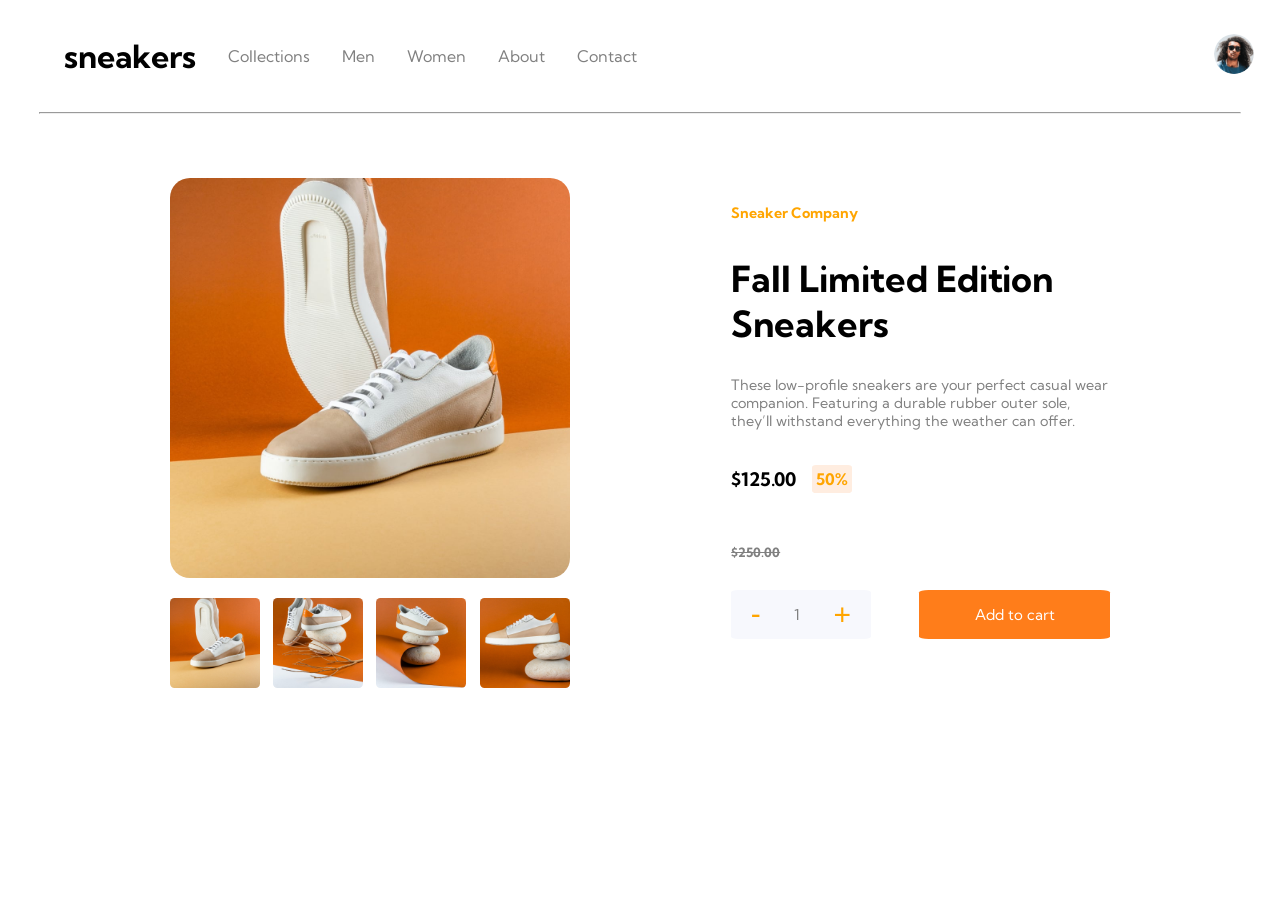
<file: index.html>
<!DOCTYPE html>
<html lang="en">
<head>
  <meta charset="UTF-8">
  <meta name="viewport" content="width=device-width, initial-scale=1.0">

  <link rel="icon" type="image/png" sizes="64x64" href="./images/favicon-32x32.png">
  <link rel="stylesheet" href="styles.css">
  <link rel="preconnect" href="https://fonts.googleapis.com">
  <link rel="preconnect" href="https://fonts.gstatic.com" crossorigin>
  <link href="https://fonts.googleapis.com/css2?family=Kumbh+Sans:wght@400;700&display=swap" rel="stylesheet">
  <link rel="stylesheet" href="https://unicons.iconscout.com/release/v4.0.8/css/line.css">
  <script src="script.js"></script>
  
  <title>Sneaker eShop</title>

</head>
<body>
  <header>
    <ul>
      <div class="navbar">
        <li><a href="#cart"><i class="uil uil-bars"></i></a></li>
        <li><div class="logo"><a href="#home">sneakers</a></div></li>
        <li><a href="#collections">Collections</a></li>
        <li><a href="#men">Men</a></li>
        <li><a href="#women">Women</a></li>
        <li><a href="#about">About</a></li>
        <li><a href="#contact">Contact</a></li>
      </div>
      <div class="user">
        <li><a href="#cart"><i class="uil uil-shopping-cart"></i></a></li>
        <li><a href="#account"><div class="avatar"><img src="images/image-avatar.png" alt=""></div></a></li>
      </div>
    </ul>
  </header>

  <hr>

<main>

  <div class="landing_page">

    <div class="container">
      <div class="product">
        <img src="images/image-product-1.jpg" alt="sneakers">
      </div>
      <div class="thumbnails">
        <img class="thumbnail" src="images/image-product-1.jpg" alt="">
        <img class="thumbnail" src="images/image-product-2.jpg" alt="">
        <img class="thumbnail" src="images/image-product-3.jpg" alt="">
        <img class="thumbnail" src="images/image-product-4.jpg" alt="">
      </div>
    </div>

    <div class="detail">

      <h6>Sneaker Company</h6>

      <h2>Fall Limited Edition Sneakers</h2>

      <p>These low-profile sneakers are your perfect casual wear companion. Featuring a 
      durable rubber outer sole, they’ll withstand everything the weather can offer.</p>

      <div class="cprice">
        <div class="wpromo">
          <h3>$125.00</h3>
          <h4>50%</h4>
        </div>

        <div class="cross">
          <h6>$250.00</h6>
        </div>
      </div>

          <div class="cartquantity">
            <div class="add">
              <button onclick="decrease()">-</button>
              <p id="compteur">1</p>
              <button onclick="incrementer()">+</button>
            </div>
            <div class="buy">
              <i class="uil uil-shopping-cart"></i>
                Add to cart
            </div>
          </div>
    
    </div>

  </div>
  
</main> 

</body>
</html>
</file>
<file: styles.css>
/* Reset styles */
* {
  list-style: none;
  text-decoration: none;
}

/* General styles */
body {
  background-color: white;
  font-size: 16px;
  font-family: Kumbh Sans, sans-serif;
}

/* Navbar */
.logo {
  color: black;
  font-size: 2rem;
  font-weight: bold;
}

ul {
  display: flex;
  justify-content: space-between;
}

.navbar li:first-child {
  display: none;
}

.navbar {
  display: flex;
  align-items: center;
}

.user {
  display: flex;
  align-items: center;
  justify-content: right;
}

i {
  font-size: 1.5rem;
  transition: .5s ease;
}

i:hover {
  color: black;
  transition: .5s ease;
}

.avatar img {
  width: 2.5rem;
  border-radius: 50%;
  border: 2px solid transparent;
  transition: .5s ease;
}

.avatar img:hover {
  border: 2px solid orange;
  transition: .5s ease;
}

li {
  color: gray;
  list-style-type: none;
  padding: 1rem;
}

a {
  color: inherit;
}

.navbar a:hover {
  color: black;
  padding-bottom: 2.7rem;
  border-bottom: 4px solid hsl(26, 100%, 55%);
}

.logo a:hover {
  padding-bottom: 2rem;
}

/* Product page */
hr {
  width: 95%;
}

.container {
  width: 400px;
}

.product img {
  width: 400px;
  margin-top: 3.5rem;
  border-radius: 5%;
  cursor: pointer;
}

.thumbnails {
  display: flex;
  margin-top: 1rem;
  justify-content: space-between;
}

.thumbnails img {
  width: 90px;
  border-radius: 5%;
  cursor: pointer;
  transition: 1s ease;
}

.thumbnails img:hover {
  filter: grayscale(var(--value, 100%)); --value: 50%;
  transition: 1s ease;
}

.landing_page {
  display: flex;
  align-items: center;
  justify-content: space-evenly;
}

.detail {
  width: 30%;
  display: flexbox;
}

h6 {
  color: orange;
  font-size: 0.9rem;
}

h2 {
  font-size: 2.25rem;
}

p {
  color: gray;
  font-size: 0.9rem;
}

.wpromo {
  display: flex;
  align-items: center;
  gap: 1rem;
}

.wpromo h4 {
  color: orange;
  background-color: hsl(25, 100%, 94%);
  border: 4px solid hsl(25, 100%, 94%);
  border-radius: 10%;
}

.cross h6 {
  color: gray;
  font-size: 0.8rem;
  text-decoration: line-through
}

.cartquantity {
  display: flex;
  gap: 3rem;
}

.add {
  display: flex;
  justify-content: space-around;
  align-items: center;
  width: 10rem;
  background-color: hsl(223, 64%, 98%);
  border-radius: 5%;
}

button {
  color: orange;
  background-color: hsl(223, 64%, 98%);
  border: none;
  font-size: 30px;
  cursor: pointer;
}

.add button:first-child {
  padding-bottom: 3px;
}

.add p {
  font-size: 15px;
}

.buy {
  display: flex;
  align-items: center;
  justify-content: center;
  background-color: hsl(26, 100%, 55%);
  width: 220px;
  font-size: 15px;
  color: white;
  border-radius: 5%;
  cursor: pointer;
  transition: 1s ease;
}

.buy i:hover {
  color: inherit;
}

.buy:hover {
  background-color: orange;
  transition: 1s ease;
}

/* ============== MEDIA QUERIES (MEDIUM DEVICES) ============== */
@media screen and (max-width: 1024px) {
  .navbar li {
    display: none;
  }

  .navbar li:first-child,
  .navbar li:nth-child(2) {
    display: flex;
  }

  .navbar a:hover {
    border: none;
    padding: 0;
  }

  .user li {
    display: flex;
  }

  .user img {
    width: 30px;
  }
}

/* ============== MEDIA QUERIES (SMALL DEVICES) ============== */
@media screen and (max-width: 600px) {
  .landing_page {
    flex-direction: column;
    width: auto;
  }

  ul {
    padding: 0;
  }

  li {
    padding: 0;
  }

  hr {
    display: none;
  }

  .product img {
    border-radius: 0px;
    margin: 0;
  }

  .detail {
    flex-direction: column;
    width: 95%;
  }

  .detail h6 {
    font-size: 1.1rem;
    margin: 0;
    margin-top: 1rem;
  }

  .detail h2 {
    margin: 0;
    margin-top: 1rem;
  }

  .detail p {
    font-size: 1.05rem;
    line-height: 1.45rem;
    margin: 0;
    margin-top: 1rem;
  }

  .wpromo {
    width: min-content;
  }

  .wpromo h3 {
    font-size: 2rem;
  }

  .wpromo h4 {
    font-size: 1rem;
  }

  .cross {
    width: 50%;
  }

  .cross h6 {
    margin: 0;
    text-align: end;
  }

  .cprice {
    display: flex;
    align-items: center;
  }

  .cartquantity {
    flex-direction: column;
    align-items: center;
    gap: 1rem;
  }

  .add,
  .buy {
    width: 95%;
    border-radius: 10px;
    height: 3.5rem;
  }

  .add p {
    margin: 0;
  }

  .logo {
    position: absolute;
    top: 13px;
    left: 40px
  }
}
</file>
